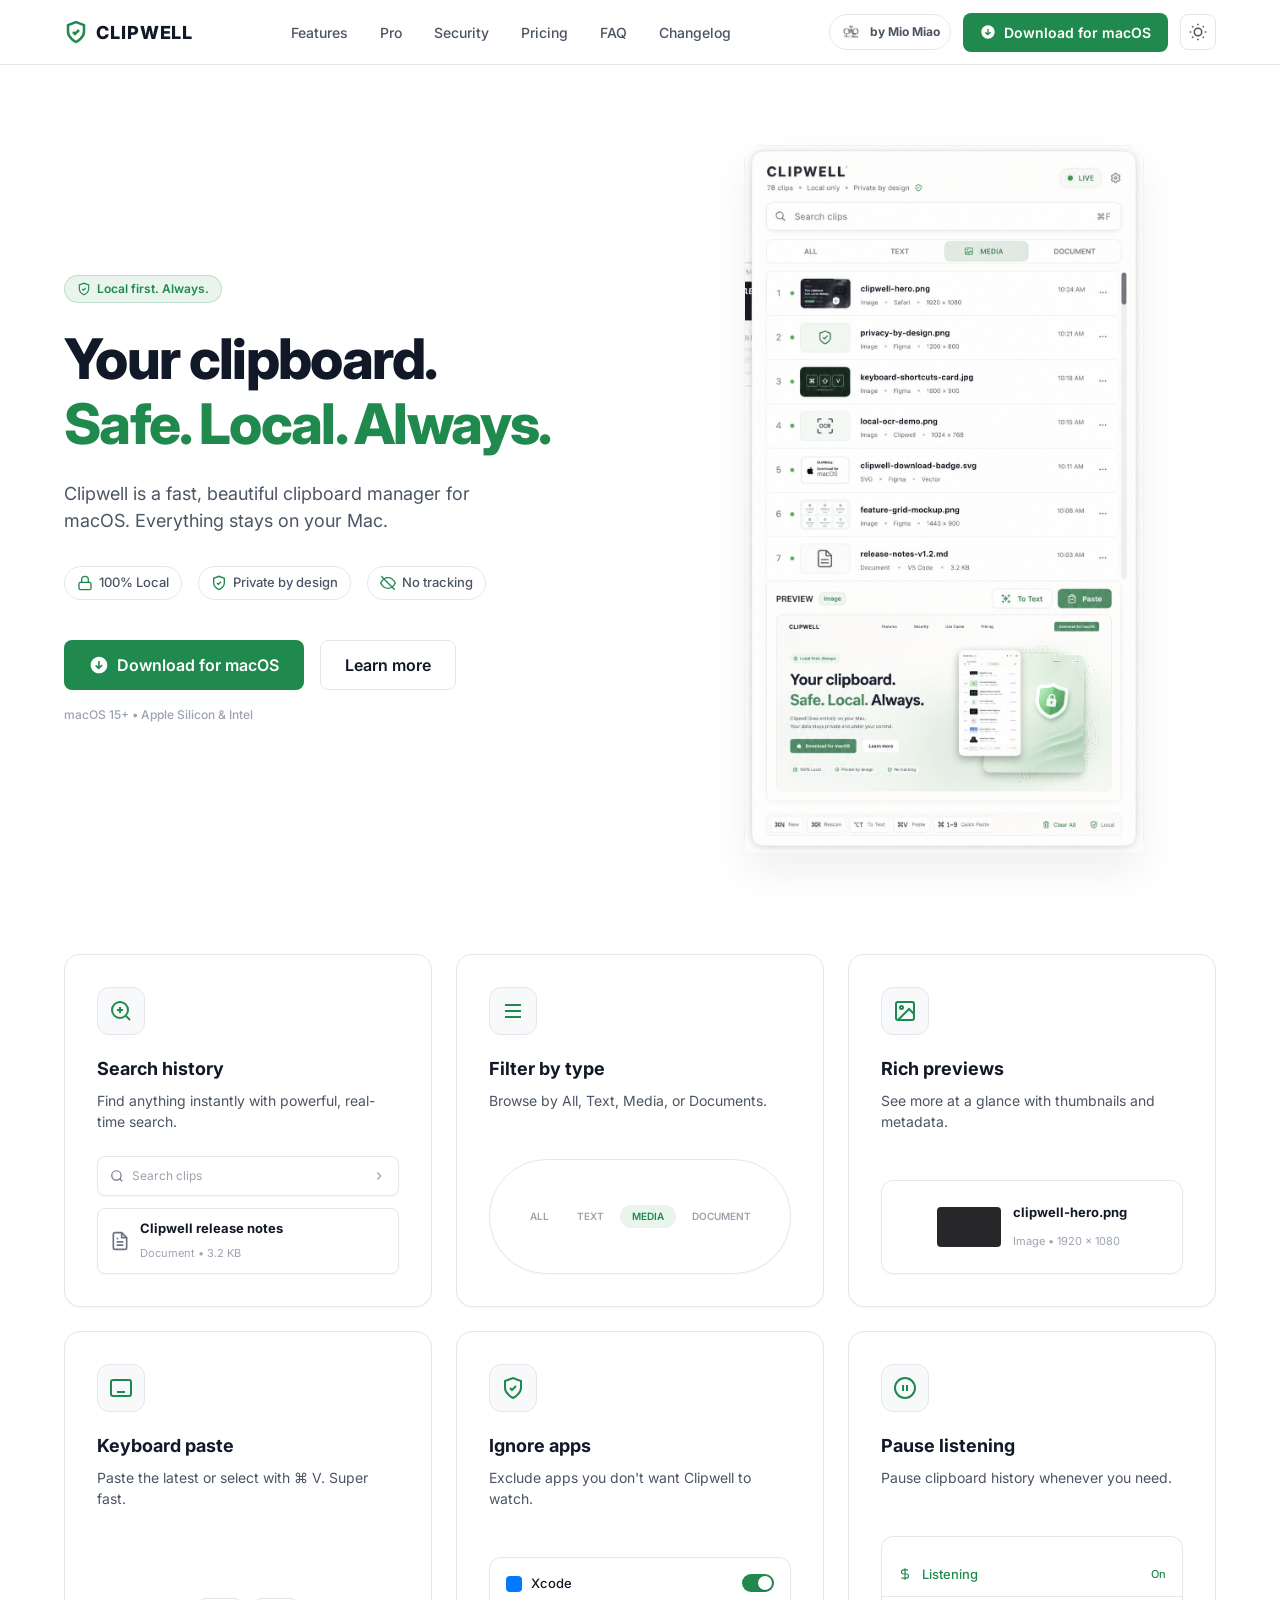
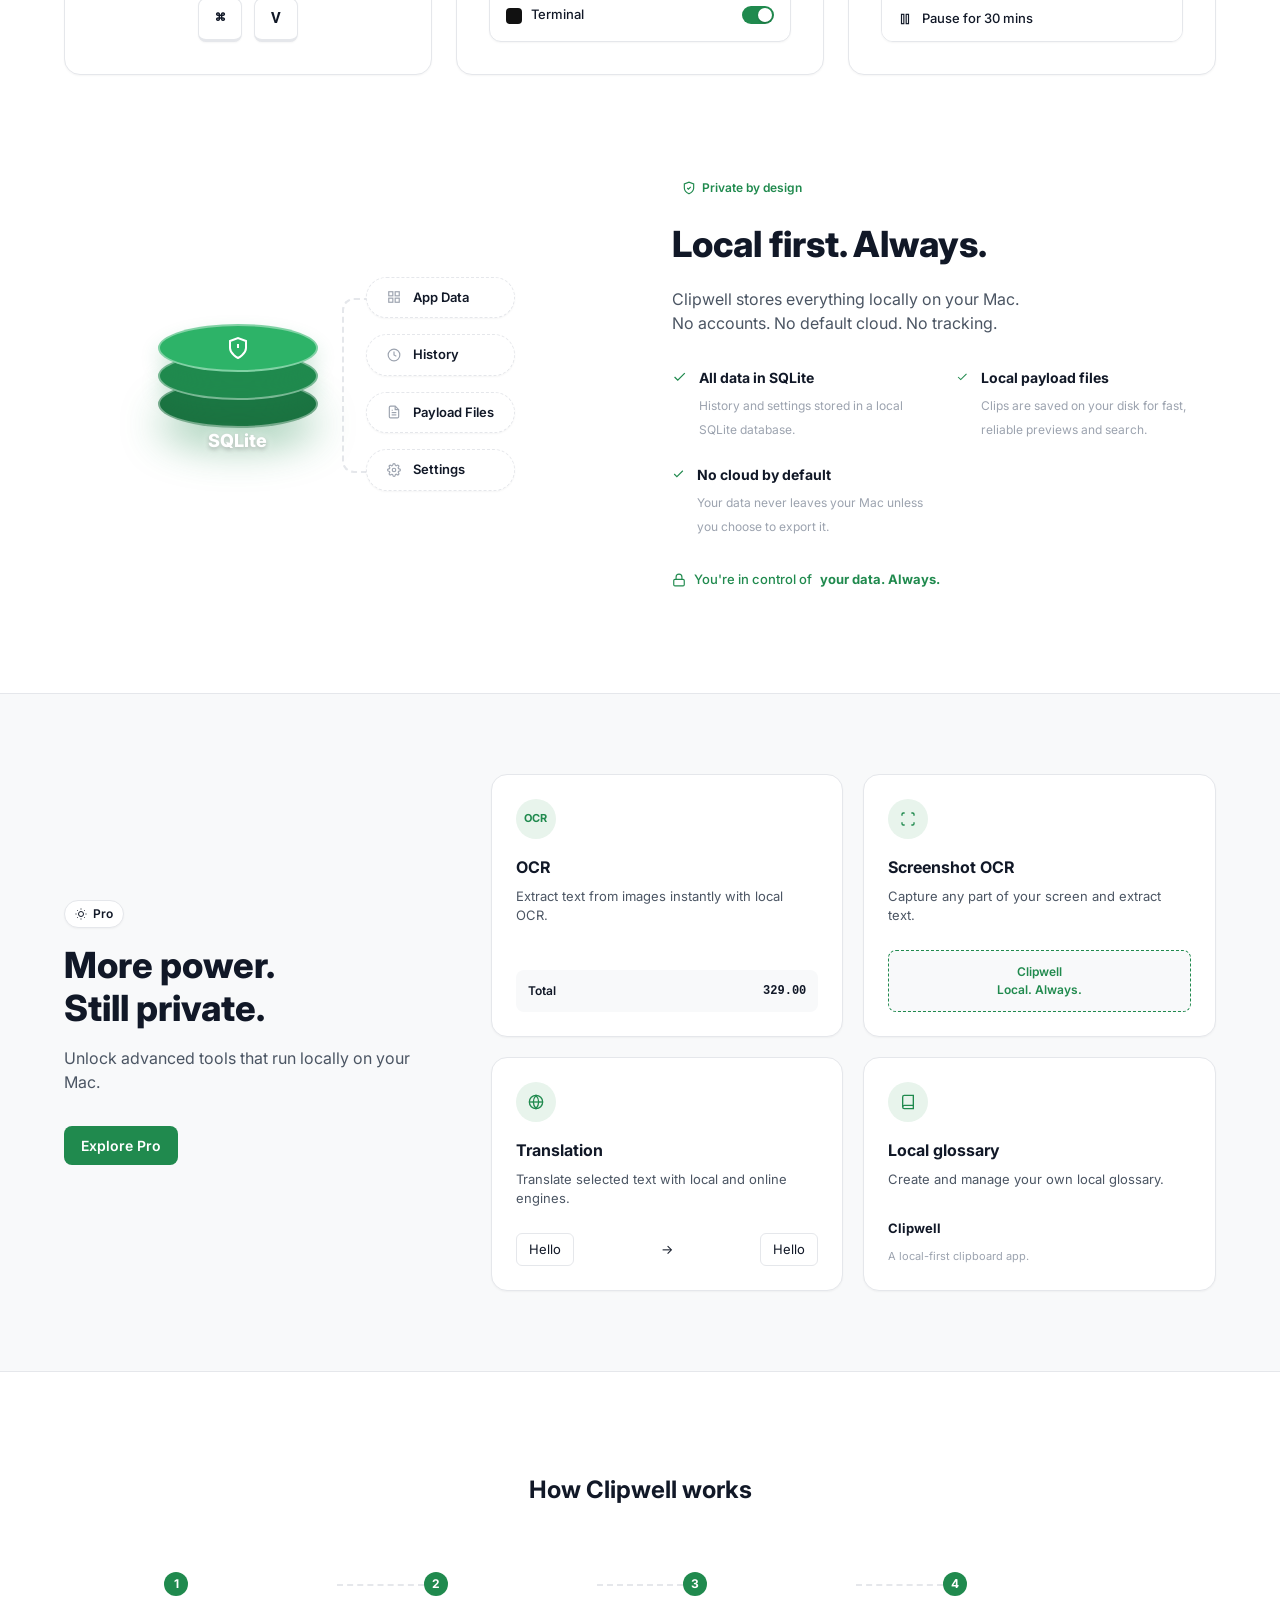
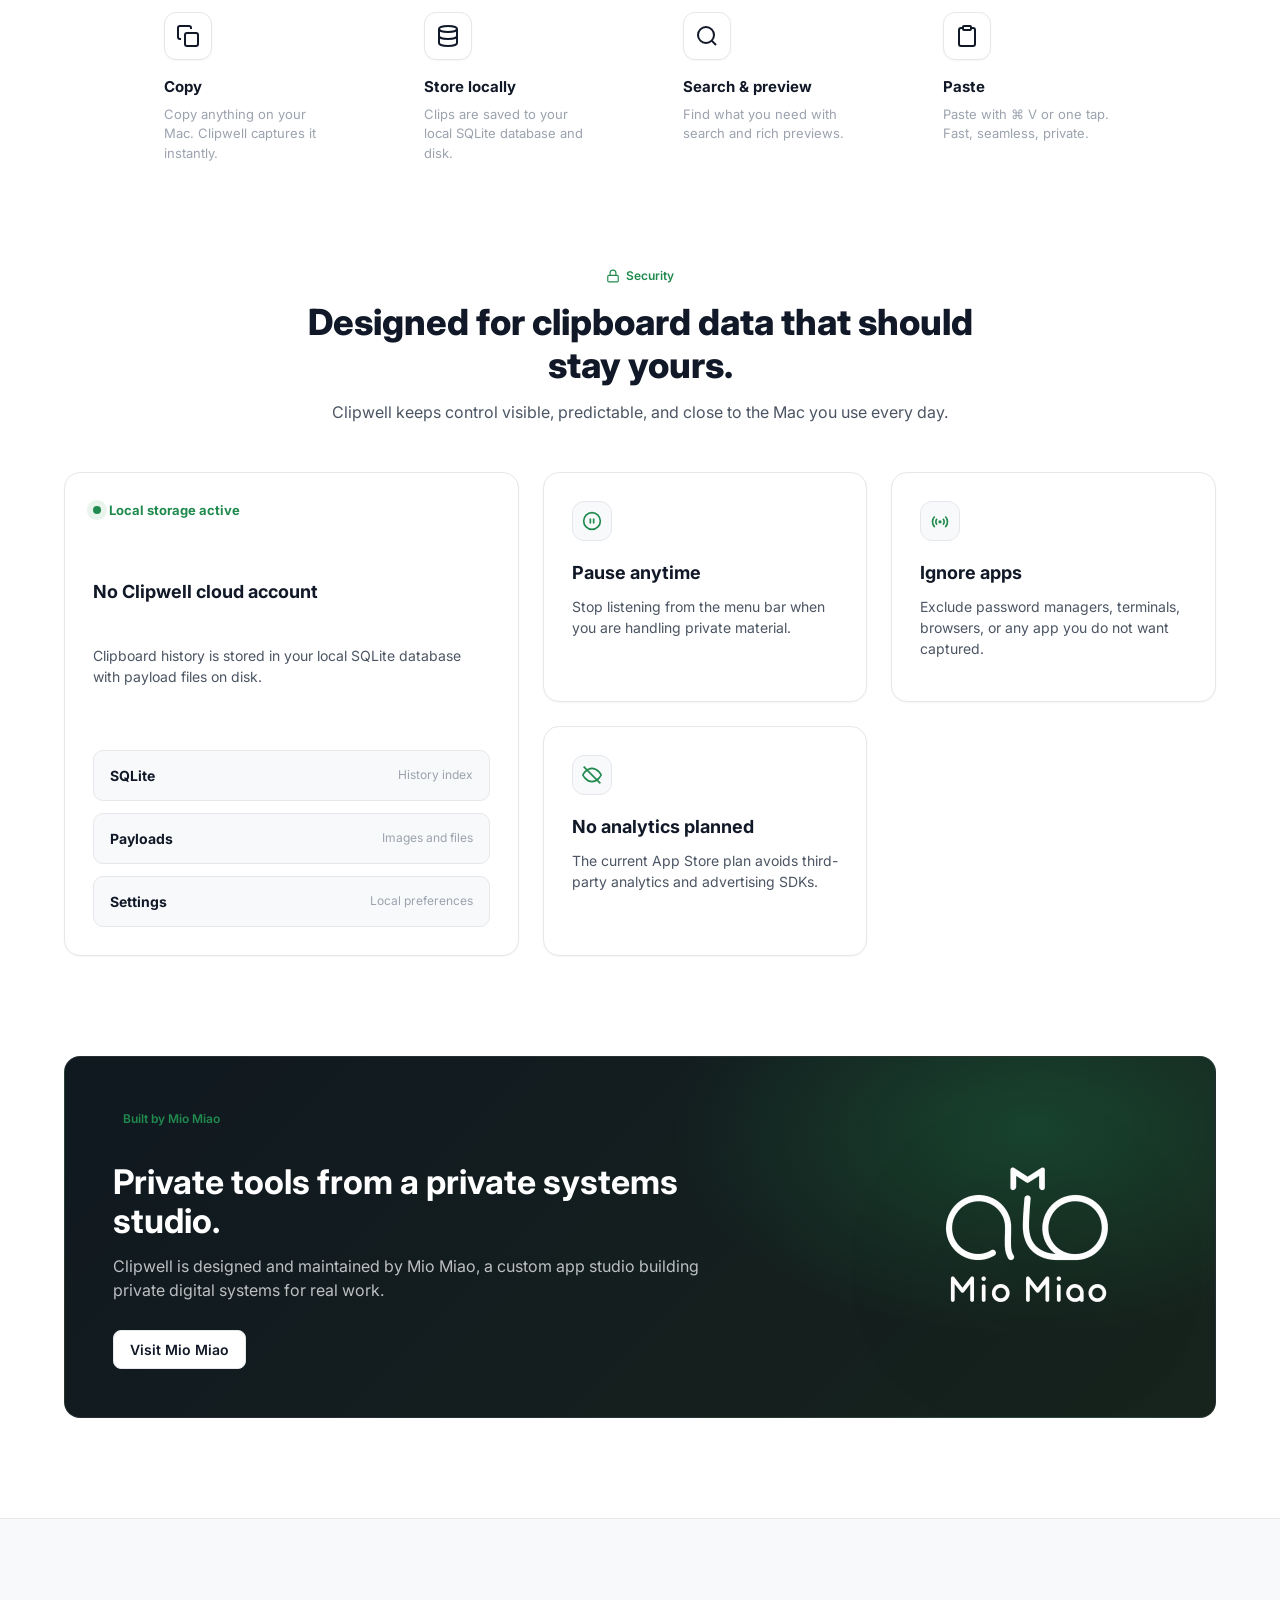
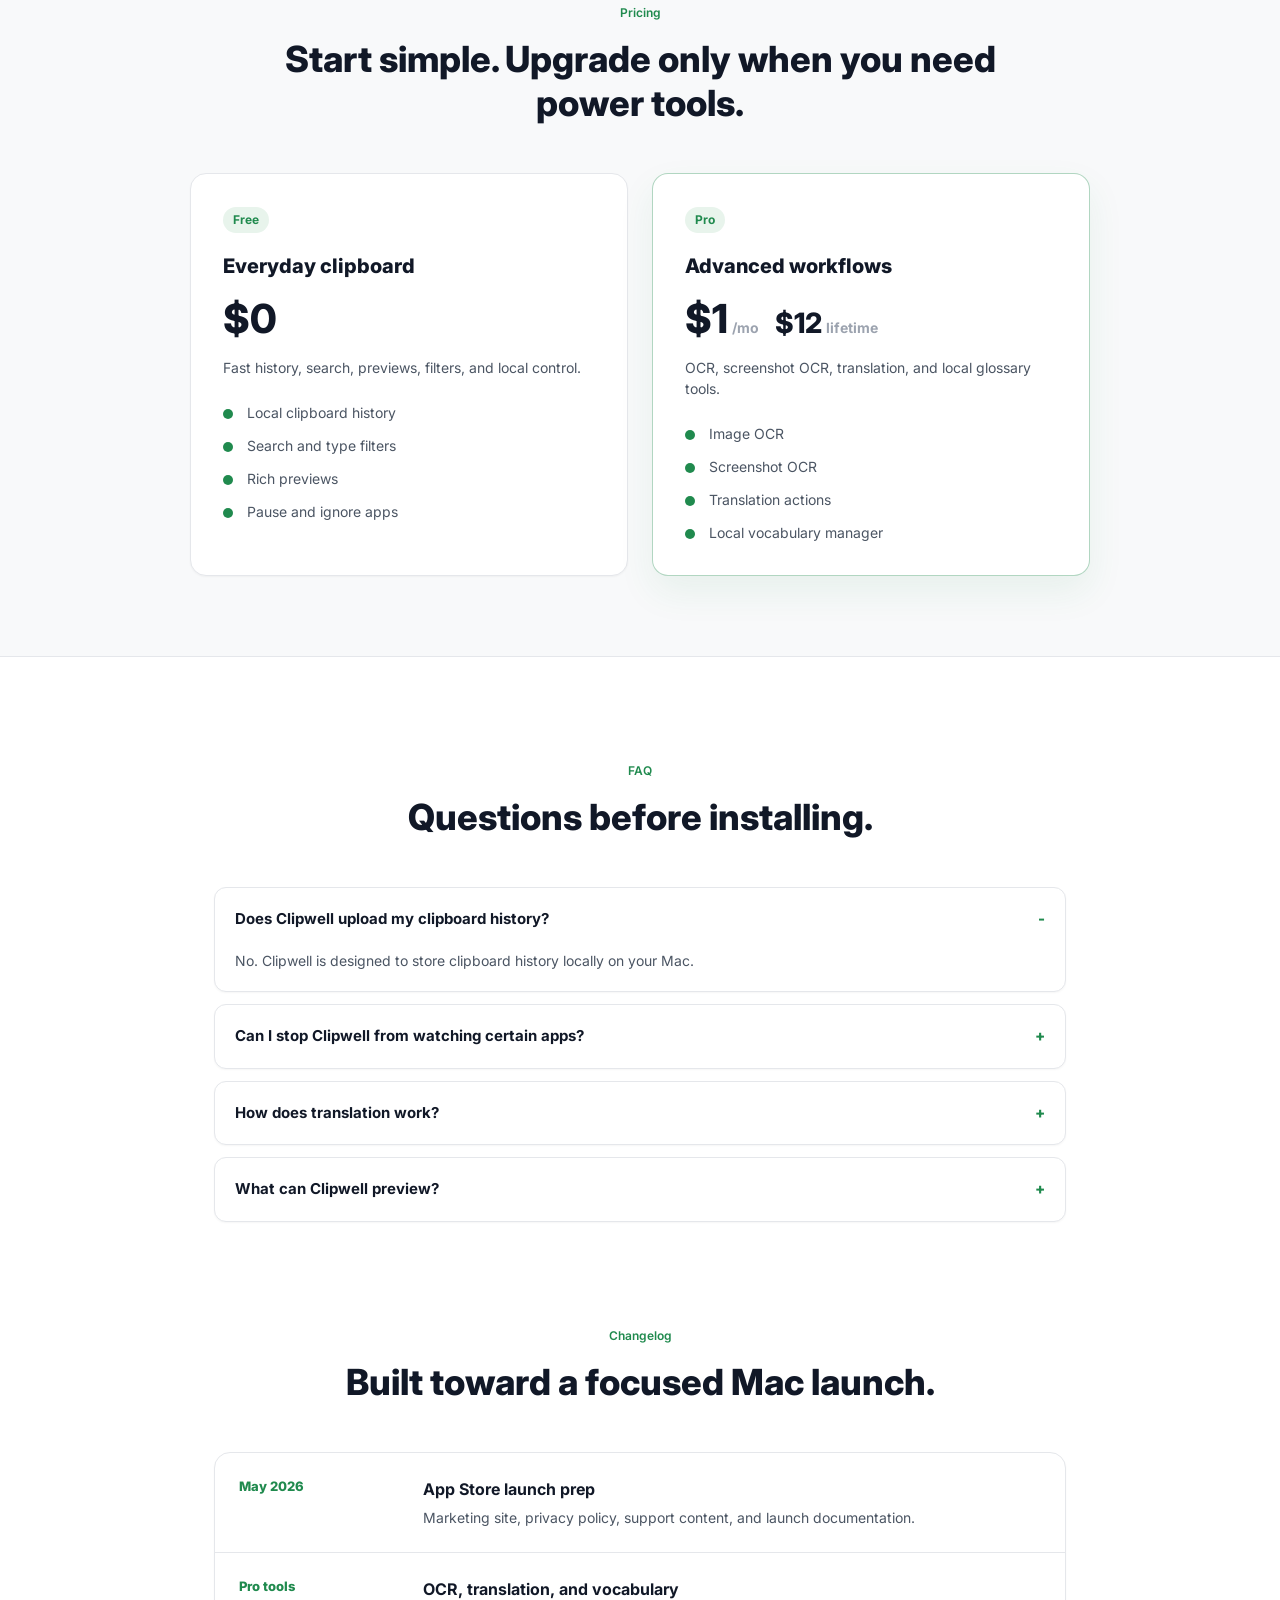
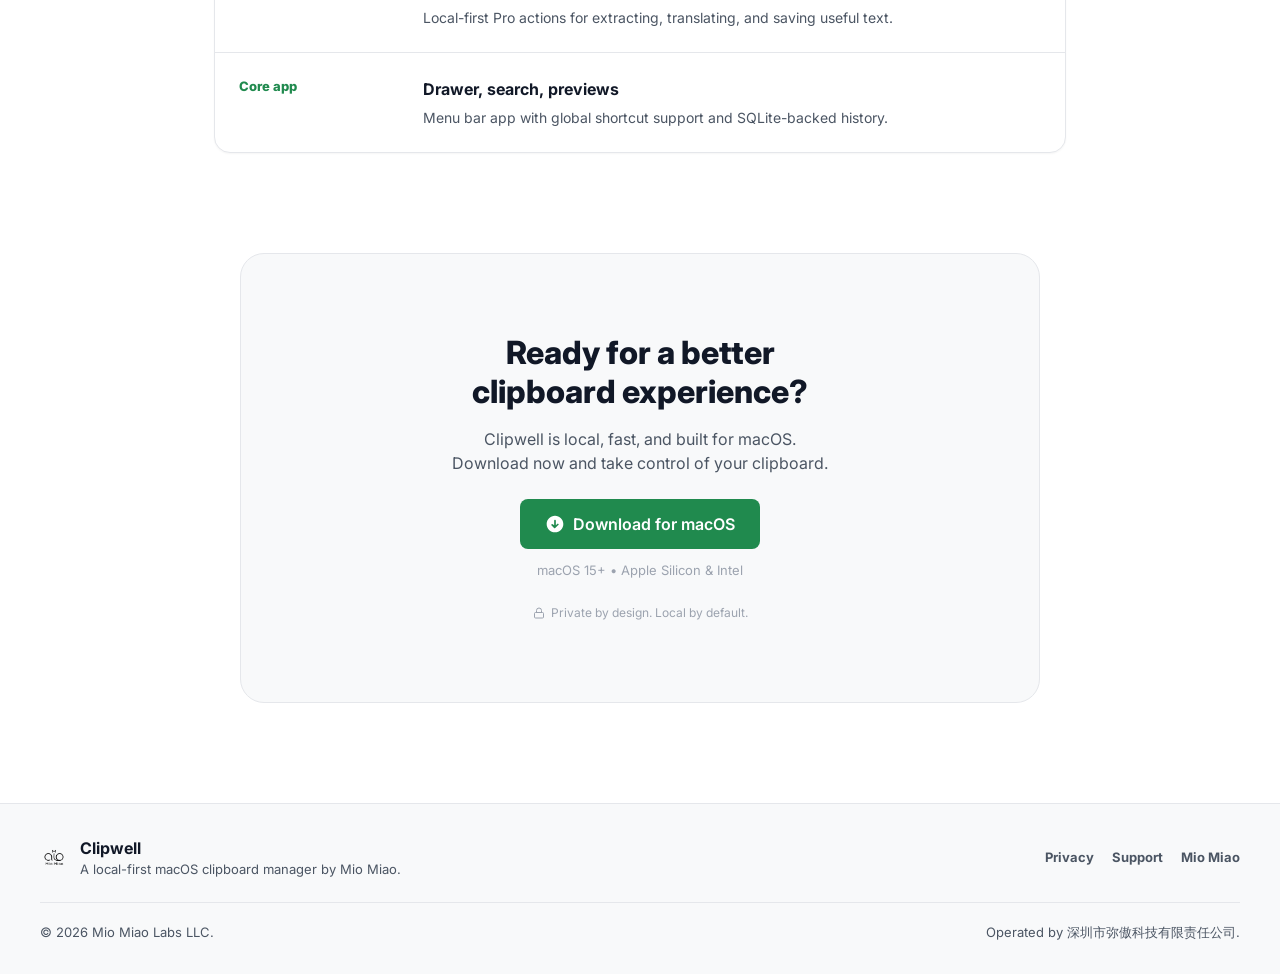
<file: marketing/clipwell/index.html>
<!doctype html>
<html lang="en">
<head>
  <meta charset="utf-8">
  <meta name="viewport" content="width=device-width, initial-scale=1">
  <title>Clipwell - Safe. Local. Always.</title>
  <meta name="description" content="Clipwell is a fast, beautiful clipboard manager for macOS. Everything stays on your Mac.">
  <link rel="icon" href="assets/icon.svg" type="image/svg+xml">
  <link rel="preconnect" href="https://fonts.googleapis.com">
  <link rel="preconnect" href="https://fonts.gstatic.com" crossorigin>
  <link href="https://fonts.googleapis.com/css2?family=Inter:wght@400;500;600;700;800&display=swap" rel="stylesheet">
  <link rel="stylesheet" href="styles.css">
</head>
<body>
  <!-- Navigation -->
  <header class="site-header">
    <div class="nav-container">
      <a class="brand" href="index.html" aria-label="Clipwell home">
        <svg class="brand-icon" width="24" height="24" viewBox="0 0 24 24" fill="none" stroke="currentColor" stroke-width="2.5">
          <path d="M12 22s8-4 8-10V5l-8-3-8 3v7c0 6 8 10 8 10z"/>
          <path d="M9 12l2 2 4-4"/>
        </svg>
        <span>CLIPWELL</span>
      </a>
      
      <nav class="nav-links" aria-label="Primary navigation">
        <a href="#features">Features</a>
        <a href="#pro">Pro</a>
        <a href="#security">Security</a>
        <a href="#pricing">Pricing</a>
        <a href="#faq">FAQ</a>
        <a href="#changelog">Changelog</a>
      </nav>
      
      <div class="nav-actions">
        <a class="maker-link" href="https://www.mioerlab.com/" target="_blank" rel="noopener noreferrer" aria-label="Mio Miao company website">
          <img src="assets/mio-logo-mark-black.webp" alt="" width="22" height="22">
          <span>by Mio Miao</span>
        </a>
        <a class="btn btn-primary" href="downloads/Clipwell-latest.dmg" download>
          <svg width="16" height="16" viewBox="0 0 24 24" fill="currentColor"><path d="M12 2C6.477 2 2 6.477 2 12s4.477 10 10 10 10-4.477 10-10S17.523 2 12 2zm3.293 11.707l-3 3a.999.999 0 01-1.414 0l-3-3a.999.999 0 111.414-1.414L11 13.586V8a1 1 0 012 0v5.586l1.707-1.707a.999.999 0 111.414 1.414z"/></svg>
          Download for macOS
        </a>
        <button class="btn btn-icon theme-toggle" aria-label="Toggle theme">
          <svg width="18" height="18" viewBox="0 0 24 24" fill="none" stroke="currentColor" stroke-width="2"><circle cx="12" cy="12" r="5"/><path d="M12 1v2M12 21v2M4.22 4.22l1.42 1.42M18.36 18.36l1.42 1.42M1 12h2M21 12h2M4.22 19.78l1.42-1.42M18.36 5.64l1.42-1.42"/></svg>
        </button>
      </div>
    </div>
  </header>

  <main>
    <!-- Hero Section -->
    <section class="hero">
      <div class="hero-left">
        <div class="hero-badge">
          <svg width="14" height="14" viewBox="0 0 24 24" fill="none" stroke="currentColor" stroke-width="2"><path d="M12 22s8-4 8-10V5l-8-3-8 3v7c0 6 8 10 8 10z"/><path d="M9 12l2 2 4-4"/></svg>
          <span>Local first. Always.</span>
        </div>
        
        <h1 class="hero-title">
          Your clipboard.<br>
          <span class="text-green">Safe. Local. Always.</span>
        </h1>
        
        <p class="hero-subtitle">
          Clipwell is a fast, beautiful clipboard manager for macOS. Everything stays on your Mac.
        </p>
        
        <div class="hero-feature-tags">
          <div class="feature-tag">
            <svg width="16" height="16" viewBox="0 0 24 24" fill="none" stroke="currentColor" stroke-width="2"><rect x="3" y="11" width="18" height="11" rx="2" ry="2"/><path d="M7 11V7a5 5 0 0110 0v4"/></svg>
            <span>100% Local</span>
          </div>
          <div class="feature-tag">
            <svg width="16" height="16" viewBox="0 0 24 24" fill="none" stroke="currentColor" stroke-width="2"><path d="M12 22s8-4 8-10V5l-8-3-8 3v7c0 6 8 10 8 10z"/><path d="M9 12l2 2 4-4"/></svg>
            <span>Private by design</span>
          </div>
          <div class="feature-tag">
            <svg width="16" height="16" viewBox="0 0 24 24" fill="none" stroke="currentColor" stroke-width="2"><path d="M1 12s4-8 11-8 11 8 11 8-4 8-11 8-11-8-11-8z"/><line x1="2" y1="2" x2="22" y2="22"/></svg>
            <span>No tracking</span>
          </div>
        </div>
        
        <div class="hero-cta-group">
          <a class="btn btn-primary btn-lg" href="downloads/Clipwell-latest.dmg" download>
            <svg width="20" height="20" viewBox="0 0 24 24" fill="currentColor"><path d="M12 2C6.477 2 2 6.477 2 12s4.477 10 10 10 10-4.477 10-10S17.523 2 12 2zm3.293 11.707l-3 3a.999.999 0 01-1.414 0l-3-3a.999.999 0 111.414-1.414L11 13.586V8a1 1 0 012 0v5.586l1.707-1.707a.999.999 0 111.414 1.414z"/></svg>
            Download for macOS
          </a>
          <a class="btn btn-secondary btn-lg" href="#workflow">
            Learn more
          </a>
        </div>
        <p class="sys-req">macOS 15+ • Apple Silicon & Intel</p>
      </div>
      
      <div class="hero-right">
        <!-- Mask wrapper to truncate the image gracefully -->
        <div class="hero-image-wrapper">
          <img src="assets/app-mockup.png" alt="Clipwell App Mockup" class="hero-image">
        </div>
      </div>
    </section>

    <!-- Bento Grid Features -->
    <section id="features" class="bento-section">
      <div class="bento-grid">
        <!-- Card 1 -->
        <div class="bento-card">
          <div class="card-icon">
            <svg width="24" height="24" viewBox="0 0 24 24" fill="none" stroke="currentColor" stroke-width="2"><circle cx="11" cy="11" r="8"/><path d="M21 21l-4.35-4.35"/><path d="M8 11h6M11 8v6"/></svg>
          </div>
          <div class="card-text">
            <h3>Search history</h3>
            <p>Find anything instantly with powerful, real-time search.</p>
          </div>
          <div class="card-graphic ui-element">
            <div class="ui-search">
              <svg width="14" height="14" viewBox="0 0 24 24" fill="none" stroke="#6b7280" stroke-width="2"><circle cx="11" cy="11" r="8"/><path d="M21 21l-4.35-4.35"/></svg>
              <span>Search clips</span>
              <svg class="arrow" width="14" height="14" viewBox="0 0 24 24" fill="none" stroke="#9ca3af" stroke-width="2"><path d="M9 18l6-6-6-6"/></svg>
            </div>
            <div class="ui-doc-item">
              <svg width="20" height="20" viewBox="0 0 24 24" fill="none" stroke="#6b7280" stroke-width="2"><path d="M14 2H6a2 2 0 0 0-2 2v16a2 2 0 0 0 2 2h12a2 2 0 0 0 2-2V8z"/><polyline points="14 2 14 8 20 8"/><line x1="16" y1="13" x2="8" y2="13"/><line x1="16" y1="17" x2="8" y2="17"/><polyline points="10 9 9 9 8 9"/></svg>
              <div>
                <strong>Clipwell release notes</strong>
                <span>Document • 3.2 KB</span>
              </div>
            </div>
          </div>
        </div>
        
        <!-- Card 2 -->
        <div class="bento-card">
          <div class="card-icon">
            <svg width="24" height="24" viewBox="0 0 24 24" fill="none" stroke="currentColor" stroke-width="2"><line x1="4" y1="6" x2="20" y2="6"/><line x1="4" y1="12" x2="20" y2="12"/><line x1="4" y1="18" x2="20" y2="18"/></svg>
          </div>
          <div class="card-text">
            <h3>Filter by type</h3>
            <p>Browse by All, Text, Media, or Documents.</p>
          </div>
          <div class="card-graphic filter-tabs">
            <span>ALL</span>
            <span>TEXT</span>
            <span class="active">MEDIA</span>
            <span>DOCUMENT</span>
          </div>
        </div>
        
        <!-- Card 3 -->
        <div class="bento-card">
          <div class="card-icon">
            <svg width="24" height="24" viewBox="0 0 24 24" fill="none" stroke="currentColor" stroke-width="2"><rect x="3" y="3" width="18" height="18" rx="2" ry="2"/><circle cx="8.5" cy="8.5" r="1.5"/><polyline points="21 15 16 10 5 21"/></svg>
          </div>
          <div class="card-text">
            <h3>Rich previews</h3>
            <p>See more at a glance with thumbnails and metadata.</p>
          </div>
          <div class="card-graphic preview-item">
            <div class="mock-thumb"></div>
            <div>
              <strong>clipwell-hero.png</strong>
              <span>Image • 1920 x 1080</span>
            </div>
          </div>
        </div>
        
        <!-- Card 4 -->
        <div class="bento-card">
          <div class="card-icon">
            <svg width="24" height="24" viewBox="0 0 24 24" fill="none" stroke="currentColor" stroke-width="2"><rect x="2" y="4" width="20" height="16" rx="2" ry="2"/><path d="M6 8h.01"/><path d="M10 8h.01"/><path d="M14 8h.01"/><path d="M18 8h.01"/><path d="M6 12h.01"/><path d="M10 12h.01"/><path d="M14 12h.01"/><path d="M18 12h.01"/><path d="M8 16h8"/></svg>
          </div>
          <div class="card-text">
            <h3>Keyboard paste</h3>
            <p>Paste the latest or select with ⌘ V. Super fast.</p>
          </div>
          <div class="card-graphic kbd-graphic">
            <kbd>⌘</kbd>
            <kbd>V</kbd>
          </div>
        </div>
        
        <!-- Card 5 -->
        <div class="bento-card">
          <div class="card-icon">
            <svg width="24" height="24" viewBox="0 0 24 24" fill="none" stroke="currentColor" stroke-width="2"><path d="M12 22s8-4 8-10V5l-8-3-8 3v7c0 6 8 10 8 10z"/><path d="M9 12l2 2 4-4"/></svg>
          </div>
          <div class="card-text">
            <h3>Ignore apps</h3>
            <p>Exclude apps you don't want Clipwell to watch.</p>
          </div>
          <div class="card-graphic ignore-apps">
            <div class="app-row">
              <div class="app-name"><span class="app-icon blue"></span> Xcode</div>
              <div class="toggle on"></div>
            </div>
            <div class="app-row">
              <div class="app-name"><span class="app-icon black"></span> Terminal</div>
              <div class="toggle on"></div>
            </div>
          </div>
        </div>
        
        <!-- Card 6 -->
        <div class="bento-card">
          <div class="card-icon">
            <svg width="24" height="24" viewBox="0 0 24 24" fill="none" stroke="currentColor" stroke-width="2"><circle cx="12" cy="12" r="10"/><line x1="10" y1="15" x2="10" y2="9"/><line x1="14" y1="15" x2="14" y2="9"/></svg>
          </div>
          <div class="card-text">
            <h3>Pause listening</h3>
            <p>Pause clipboard history whenever you need.</p>
          </div>
          <div class="card-graphic pause-menu">
            <div class="menu-item green">
              <svg width="14" height="14" viewBox="0 0 24 24" fill="none" stroke="currentColor" stroke-width="2"><path d="M12 2v20M17 5H9.5a3.5 3.5 0 000 7h5a3.5 3.5 0 010 7H6"/></svg>
              Listening <span class="badge-on">On</span>
            </div>
            <div class="menu-item">
              <svg width="14" height="14" viewBox="0 0 24 24" fill="none" stroke="currentColor" stroke-width="2"><rect x="6" y="4" width="4" height="16"/><rect x="14" y="4" width="4" height="16"/></svg>
              Pause for 30 mins
            </div>
          </div>
        </div>
      </div>
    </section>

    <!-- Local First Section -->
    <section class="local-first-section">
      <div class="local-container">
        <!-- Graphic Left -->
        <div class="local-graphic">
          <div class="diagram">
            <div class="sqlite-cylinder">
              <div class="layer top">
                <svg width="24" height="24" viewBox="0 0 24 24" fill="none" stroke="#fff" stroke-width="2"><path d="M12 22s8-4 8-10V5l-8-3-8 3v7c0 6 8 10 8 10z"/><path d="M12 8v4"/><path d="M12 16h.01"/></svg>
              </div>
              <div class="layer middle"></div>
              <div class="layer bottom"></div>
              <span class="label">SQLite</span>
            </div>
            
            <div class="connectors">
              <div class="node"><svg width="14" height="14" viewBox="0 0 24 24" fill="none" stroke="currentColor" stroke-width="2"><rect x="3" y="3" width="7" height="7"/><rect x="14" y="3" width="7" height="7"/><rect x="14" y="14" width="7" height="7"/><rect x="3" y="14" width="7" height="7"/></svg> App Data</div>
              <div class="node"><svg width="14" height="14" viewBox="0 0 24 24" fill="none" stroke="currentColor" stroke-width="2"><circle cx="12" cy="12" r="10"/><polyline points="12 6 12 12 16 14"/></svg> History</div>
              <div class="node"><svg width="14" height="14" viewBox="0 0 24 24" fill="none" stroke="currentColor" stroke-width="2"><path d="M14 2H6a2 2 0 0 0-2 2v16a2 2 0 0 0 2 2h12a2 2 0 0 0 2-2V8z"/><polyline points="14 2 14 8 20 8"/><line x1="16" y1="13" x2="8" y2="13"/><line x1="16" y1="17" x2="8" y2="17"/><polyline points="10 9 9 9 8 9"/></svg> Payload Files</div>
              <div class="node"><svg width="14" height="14" viewBox="0 0 24 24" fill="none" stroke="currentColor" stroke-width="2"><circle cx="12" cy="12" r="3"/><path d="M19.4 15a1.65 1.65 0 00.33 1.82l.06.06a2 2 0 010 2.83 2 2 0 01-2.83 0l-.06-.06a1.65 1.65 0 00-1.82-.33 1.65 1.65 0 00-1 1.51V21a2 2 0 01-2 2 2 2 0 01-2-2v-.09A1.65 1.65 0 009 19.4a1.65 1.65 0 00-1.82.33l-.06.06a2 2 0 01-2.83 0 2 2 0 010-2.83l.06-.06a1.65 1.65 0 00.33-1.82 1.65 1.65 0 00-1.51-1H3a2 2 0 01-2-2 2 2 0 012-2h.09A1.65 1.65 0 004.6 9a1.65 1.65 0 00-.33-1.82l-.06-.06a2 2 0 010-2.83 2 2 0 012.83 0l.06.06a1.65 1.65 0 001.82.33H9a1.65 1.65 0 001-1.51V3a2 2 0 012-2 2 2 0 012 2v.09a1.65 1.65 0 001 1.51 1.65 1.65 0 001.82-.33l.06-.06a2 2 0 012.83 0 2 2 0 010 2.83l-.06.06a1.65 1.65 0 00-.33 1.82V9a1.65 1.65 0 001.51 1H21a2 2 0 012 2 2 2 0 01-2 2h-.09a1.65 1.65 0 00-1.51 1z"/></svg> Settings</div>
            </div>
          </div>
        </div>
        
        <!-- Text Right -->
        <div class="local-text">
          <div class="badge-tag">
            <svg width="14" height="14" viewBox="0 0 24 24" fill="none" stroke="currentColor" stroke-width="2"><path d="M12 22s8-4 8-10V5l-8-3-8 3v7c0 6 8 10 8 10z"/><path d="M9 12l2 2 4-4"/></svg>
            Private by design
          </div>
          <h2>Local first. Always.</h2>
          <p class="desc">Clipwell stores everything locally on your Mac.<br>No accounts. No default cloud. No tracking.</p>
          
          <div class="check-grid">
            <div class="check-item">
              <svg width="20" height="20" viewBox="0 0 24 24" fill="none" stroke="var(--brand-green)" stroke-width="2"><polyline points="20 6 9 17 4 12"/></svg>
              <div class="info">
                <strong>All data in SQLite</strong>
                <span>History and settings stored in a local SQLite database.</span>
              </div>
            </div>
            
            <div class="check-item">
              <svg width="20" height="20" viewBox="0 0 24 24" fill="none" stroke="var(--brand-green)" stroke-width="2"><polyline points="20 6 9 17 4 12"/></svg>
              <div class="info">
                <strong>Local payload files</strong>
                <span>Clips are saved on your disk for fast, reliable previews and search.</span>
              </div>
            </div>
            
            <div class="check-item">
              <svg width="20" height="20" viewBox="0 0 24 24" fill="none" stroke="var(--brand-green)" stroke-width="2"><polyline points="20 6 9 17 4 12"/></svg>
              <div class="info">
                <strong>No cloud by default</strong>
                <span>Your data never leaves your Mac unless you choose to export it.</span>
              </div>
            </div>
          </div>
          
          <div class="bottom-lock-tag">
            <svg width="14" height="14" viewBox="0 0 24 24" fill="none" stroke="currentColor" stroke-width="2"><rect x="3" y="11" width="18" height="11" rx="2" ry="2"/><path d="M7 11V7a5 5 0 0110 0v4"/></svg>
            You're in control of <strong>your data. Always.</strong>
          </div>
        </div>
      </div>
    </section>

    <!-- Pro Section -->
    <section id="pro" class="pro-section">
      <div class="pro-container">
        <div class="pro-left">
          <div class="pro-badge"><svg width="12" height="12" viewBox="0 0 24 24" fill="none" stroke="currentColor" stroke-width="2"><circle cx="12" cy="12" r="5"/><line x1="12" y1="1" x2="12" y2="3"/><line x1="12" y1="21" x2="12" y2="23"/><line x1="4.22" y1="4.22" x2="5.64" y2="5.64"/><line x1="18.36" y1="18.36" x2="19.78" y2="19.78"/><line x1="1" y1="12" x2="3" y2="12"/><line x1="21" y1="12" x2="23" y2="12"/><line x1="4.22" y1="19.78" x2="5.64" y2="18.36"/><line x1="18.36" y1="5.64" x2="19.78" y2="4.22"/></svg> Pro</div>
          <h2>More power.<br>Still private.</h2>
          <p>Unlock advanced tools that run locally on your Mac.</p>
          <a class="btn btn-primary" href="#pro">Explore Pro</a>
        </div>
        
        <div class="pro-right-grid">
          <div class="pro-card">
            <div class="icon-circle">OCR</div>
            <h3>OCR</h3>
            <p>Extract text from images instantly with local OCR.</p>
            <div class="demo-box">Total <span class="val">329.00</span></div>
          </div>
          
          <div class="pro-card">
            <div class="icon-circle"><svg width="16" height="16" viewBox="0 0 24 24" fill="none" stroke="currentColor" stroke-width="2"><path d="M3 7V5a2 2 0 012-2h2"/><path d="M17 3h2a2 2 0 012 2v2"/><path d="M21 17v2a2 2 0 01-2 2h-2"/><path d="M7 21H5a2 2 0 01-2-2v-2"/></svg></div>
            <h3>Screenshot OCR</h3>
            <p>Capture any part of your screen and extract text.</p>
            <div class="demo-box dashed">Clipwell<br>Local. Always.</div>
          </div>
          
          <div class="pro-card">
            <div class="icon-circle"><svg width="16" height="16" viewBox="0 0 24 24" fill="none" stroke="currentColor" stroke-width="2"><circle cx="12" cy="12" r="10"/><line x1="2" y1="12" x2="22" y2="12"/><path d="M12 2a15.3 15.3 0 0 1 4 10 15.3 15.3 0 0 1-4 10 15.3 15.3 0 0 1-4-10 15.3 15.3 0 0 1 4-10z"/></svg></div>
            <h3>Translation</h3>
            <p>Translate selected text with local and online engines.</p>
            <div class="demo-row"><span class="box">Hello</span> → <span class="box">Hello</span></div>
          </div>
          
          <div class="pro-card">
            <div class="icon-circle"><svg width="16" height="16" viewBox="0 0 24 24" fill="none" stroke="currentColor" stroke-width="2"><path d="M4 19.5A2.5 2.5 0 016.5 17H20"/><path d="M6.5 2H20v20H6.5A2.5 2.5 0 014 19.5v-15A2.5 2.5 0 016.5 2z"/></svg></div>
            <h3>Local glossary</h3>
            <p>Create and manage your own local glossary.</p>
            <div class="demo-dict">
              <strong>Clipwell</strong>
              <span>A local-first clipboard app.</span>
            </div>
          </div>
        </div>
      </div>
    </section>

    <!-- Workflow Timeline -->
    <section id="workflow" class="workflow-section">
      <h2 class="text-center">How Clipwell works</h2>
      <div class="timeline">
        <div class="step">
          <div class="step-num">1</div>
          <div class="icon-sq"><svg width="24" height="24" viewBox="0 0 24 24" fill="none" stroke="currentColor" stroke-width="2"><rect x="9" y="9" width="13" height="13" rx="2" ry="2"/><path d="M5 15H4a2 2 0 01-2-2V4a2 2 0 012-2h9a2 2 0 012 2v1"/></svg></div>
          <div class="info">
            <strong>Copy</strong>
            <span>Copy anything on your Mac. Clipwell captures it instantly.</span>
          </div>
        </div>
        <div class="line"></div>
        <div class="step">
          <div class="step-num">2</div>
          <div class="icon-sq"><svg width="24" height="24" viewBox="0 0 24 24" fill="none" stroke="currentColor" stroke-width="2"><ellipse cx="12" cy="5" rx="9" ry="3"/><path d="M21 12c0 1.66-4 3-9 3s-9-1.34-9-3"/><path d="M3 5v14c0 1.66 4 3 9 3s9-1.34 9-3V5"/></svg></div>
          <div class="info">
            <strong>Store locally</strong>
            <span>Clips are saved to your local SQLite database and disk.</span>
          </div>
        </div>
        <div class="line"></div>
        <div class="step">
          <div class="step-num">3</div>
          <div class="icon-sq"><svg width="24" height="24" viewBox="0 0 24 24" fill="none" stroke="currentColor" stroke-width="2"><circle cx="11" cy="11" r="8"/><line x1="21" y1="21" x2="16.65" y2="16.65"/></svg></div>
          <div class="info">
            <strong>Search & preview</strong>
            <span>Find what you need with search and rich previews.</span>
          </div>
        </div>
        <div class="line"></div>
        <div class="step">
          <div class="step-num">4</div>
          <div class="icon-sq"><svg width="24" height="24" viewBox="0 0 24 24" fill="none" stroke="currentColor" stroke-width="2"><path d="M16 4h2a2 2 0 012 2v14a2 2 0 01-2 2H6a2 2 0 01-2-2V6a2 2 0 012-2h2"/><rect x="8" y="2" width="8" height="4" rx="1" ry="1"/></svg></div>
          <div class="info">
            <strong>Paste</strong>
            <span>Paste with ⌘ V or one tap. Fast, seamless, private.</span>
          </div>
        </div>
      </div>
    </section>

    <!-- Security Section -->
    <section id="security" class="security-section">
      <div class="section-heading">
        <div class="badge-tag">
          <svg width="14" height="14" viewBox="0 0 24 24" fill="none" stroke="currentColor" stroke-width="2"><rect x="3" y="11" width="18" height="11" rx="2" ry="2"/><path d="M7 11V7a5 5 0 0110 0v4"/></svg>
          Security
        </div>
        <h2>Designed for clipboard data that should stay yours.</h2>
        <p>Clipwell keeps control visible, predictable, and close to the Mac you use every day.</p>
      </div>
      <div class="security-grid">
        <div class="security-card primary">
          <div class="security-topline">
            <span class="status-dot"></span>
            Local storage active
          </div>
          <h3>No Clipwell cloud account</h3>
          <p>Clipboard history is stored in your local SQLite database with payload files on disk.</p>
          <div class="storage-stack">
            <div><strong>SQLite</strong><span>History index</span></div>
            <div><strong>Payloads</strong><span>Images and files</span></div>
            <div><strong>Settings</strong><span>Local preferences</span></div>
          </div>
        </div>
        <div class="security-card">
          <div class="card-icon small">
            <svg width="20" height="20" viewBox="0 0 24 24" fill="none" stroke="currentColor" stroke-width="2"><circle cx="12" cy="12" r="10"/><line x1="10" y1="15" x2="10" y2="9"/><line x1="14" y1="15" x2="14" y2="9"/></svg>
          </div>
          <h3>Pause anytime</h3>
          <p>Stop listening from the menu bar when you are handling private material.</p>
        </div>
        <div class="security-card">
          <div class="card-icon small">
            <svg width="20" height="20" viewBox="0 0 24 24" fill="none" stroke="currentColor" stroke-width="2"><path d="M18.36 6.64a9 9 0 010 12.72"/><path d="M5.64 6.64a9 9 0 000 12.72"/><path d="M8.46 9.46a5 5 0 000 7.08"/><path d="M15.54 9.46a5 5 0 010 7.08"/><circle cx="12" cy="13" r="1"/></svg>
          </div>
          <h3>Ignore apps</h3>
          <p>Exclude password managers, terminals, browsers, or any app you do not want captured.</p>
        </div>
        <div class="security-card">
          <div class="card-icon small">
            <svg width="20" height="20" viewBox="0 0 24 24" fill="none" stroke="currentColor" stroke-width="2"><path d="M1 12s4-8 11-8 11 8 11 8-4 8-11 8-11-8-11-8z"/><line x1="2" y1="2" x2="22" y2="22"/></svg>
          </div>
          <h3>No analytics planned</h3>
          <p>The current App Store plan avoids third-party analytics and advertising SDKs.</p>
        </div>
      </div>
    </section>

    <!-- Maker Section -->
    <section class="maker-section">
      <div class="maker-card">
        <div class="maker-copy">
          <div class="badge-tag">Built by Mio Miao</div>
          <h2>Private tools from a private systems studio.</h2>
          <p>Clipwell is designed and maintained by Mio Miao, a custom app studio building private digital systems for real work.</p>
          <a class="btn btn-secondary" href="https://www.mioerlab.com/" target="_blank" rel="noopener noreferrer">Visit Mio Miao</a>
        </div>
        <div class="maker-brand" aria-label="Mio Miao">
          <img src="assets/mio-logo-en-white.webp" alt="Mio Miao" width="220" height="220">
        </div>
      </div>
    </section>

    <!-- Pricing Section -->
    <section id="pricing" class="pricing-section">
      <div class="section-heading">
        <div class="badge-tag">Pricing</div>
        <h2>Start simple. Upgrade only when you need power tools.</h2>
      </div>
      <div class="pricing-grid">
        <div class="price-card">
          <div class="plan-label">Free</div>
          <h3>Everyday clipboard</h3>
          <p class="price">$0</p>
          <p class="plan-desc">Fast history, search, previews, filters, and local control.</p>
          <ul>
            <li>Local clipboard history</li>
            <li>Search and type filters</li>
            <li>Rich previews</li>
            <li>Pause and ignore apps</li>
          </ul>
        </div>
        <div class="price-card featured">
          <div class="plan-label">Pro</div>
          <h3>Advanced workflows</h3>
          <div class="price-options">
            <p class="price">$1<span>/mo</span></p>
            <p class="price lifetime">$12<span>lifetime</span></p>
          </div>
          <p class="plan-desc">OCR, screenshot OCR, translation, and local glossary tools.</p>
          <ul>
            <li>Image OCR</li>
            <li>Screenshot OCR</li>
            <li>Translation actions</li>
            <li>Local vocabulary manager</li>
          </ul>
        </div>
      </div>
    </section>

    <!-- FAQ Section -->
    <section id="faq" class="faq-section">
      <div class="section-heading">
        <div class="badge-tag">FAQ</div>
        <h2>Questions before installing.</h2>
      </div>
      <div class="faq-list">
        <details open>
          <summary>Does Clipwell upload my clipboard history?</summary>
          <p>No. Clipwell is designed to store clipboard history locally on your Mac.</p>
        </details>
        <details>
          <summary>Can I stop Clipwell from watching certain apps?</summary>
          <p>Yes. Use ignored apps for places where clipboard history should not be captured.</p>
        </details>
        <details>
          <summary>How does translation work?</summary>
          <p>Translation can use macOS Translation by default or an OpenAI-compatible endpoint when you configure one.</p>
        </details>
        <details>
          <summary>What can Clipwell preview?</summary>
          <p>Clipwell handles text, rich text, HTML, images, media, documents, and file URLs.</p>
        </details>
      </div>
    </section>

    <!-- Changelog Section -->
    <section id="changelog" class="changelog-section">
      <div class="section-heading">
        <div class="badge-tag">Changelog</div>
        <h2>Built toward a focused Mac launch.</h2>
      </div>
      <div class="release-list">
        <div class="release-item">
          <span>May 2026</span>
          <div>
            <strong>App Store launch prep</strong>
            <p>Marketing site, privacy policy, support content, and launch documentation.</p>
          </div>
        </div>
        <div class="release-item">
          <span>Pro tools</span>
          <div>
            <strong>OCR, translation, and vocabulary</strong>
            <p>Local-first Pro actions for extracting, translating, and saving useful text.</p>
          </div>
        </div>
        <div class="release-item">
          <span>Core app</span>
          <div>
            <strong>Drawer, search, previews</strong>
            <p>Menu bar app with global shortcut support and SQLite-backed history.</p>
          </div>
        </div>
      </div>
    </section>

    <!-- Bottom CTA -->
    <section id="download" class="bottom-cta">
      <h2>Ready for a better<br>clipboard experience?</h2>
      <p>Clipwell is local, fast, and built for macOS.<br>Download now and take control of your clipboard.</p>
      <a class="btn btn-primary btn-lg mt" href="downloads/Clipwell-latest.dmg" download>
        <svg width="20" height="20" viewBox="0 0 24 24" fill="currentColor"><path d="M12 2C6.477 2 2 6.477 2 12s4.477 10 10 10 10-4.477 10-10S17.523 2 12 2zm3.293 11.707l-3 3a.999.999 0 01-1.414 0l-3-3a.999.999 0 111.414-1.414L11 13.586V8a1 1 0 012 0v5.586l1.707-1.707a.999.999 0 111.414 1.414z"/></svg>
        Download for macOS
      </a>
      <p class="req">macOS 15+ • Apple Silicon & Intel</p>
      <div class="sec-text"><svg width="12" height="12" viewBox="0 0 24 24" fill="none" stroke="currentColor" stroke-width="2"><rect x="3" y="11" width="18" height="11" rx="2" ry="2"/><path d="M7 11V7a5 5 0 0110 0v4"/></svg> Private by design. Local by default.</div>
    </section>
  </main>
  <footer class="site-footer">
    <div class="footer-inner">
      <div class="footer-brand">
        <img src="assets/mio-logo-mark-black.webp" alt="" width="28" height="28">
        <div>
          <strong>Clipwell</strong>
          <span>A local-first macOS clipboard manager by Mio Miao.</span>
        </div>
      </div>
      <div class="footer-links">
        <a href="privacy.html">Privacy</a>
        <a href="support.html">Support</a>
        <a href="https://www.mioerlab.com/" target="_blank" rel="noopener noreferrer">Mio Miao</a>
      </div>
    </div>
    <div class="footer-bottom">
      <span>© 2026 Mio Miao Labs LLC.</span>
      <span>Operated by 深圳市弥傲科技有限责任公司.</span>
    </div>
  </footer>
</body>
</html>
</file>
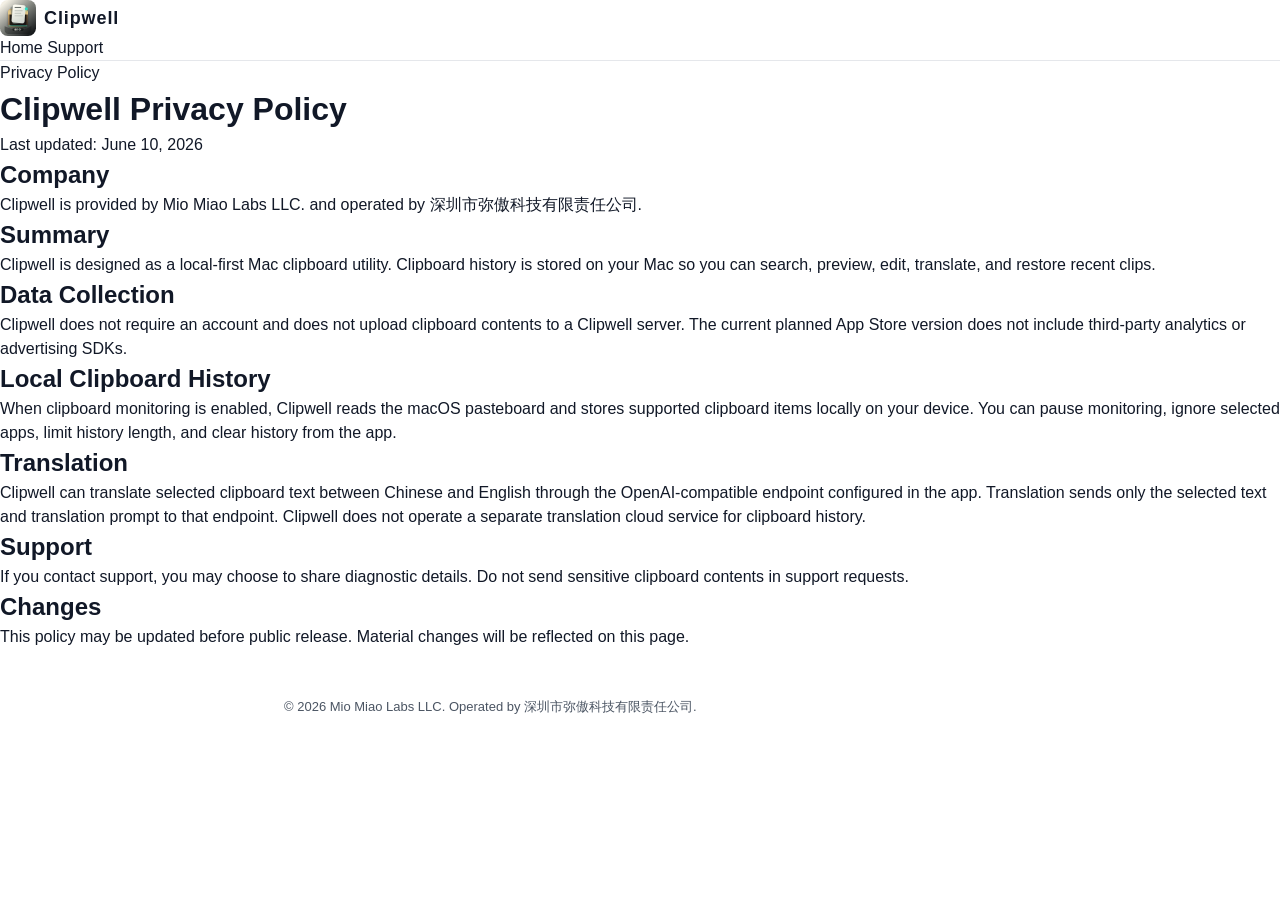
<file: marketing/clipwell/privacy.html>
<!doctype html>
<html lang="en">
  <head>
    <meta charset="utf-8">
    <meta name="viewport" content="width=device-width, initial-scale=1">
    <title>Clipwell Privacy Policy</title>
    <meta name="description" content="Clipwell privacy policy.">
    <link rel="icon" href="assets/icon.svg" type="image/svg+xml">
    <link rel="stylesheet" href="styles.css">
  </head>
  <body class="text-page">
    <header class="site-header">
      <a class="brand" href="index.html" aria-label="Clipwell home">
        <img src="assets/icon.svg" alt="" width="36" height="36">
        <span>Clipwell</span>
      </a>
      <nav aria-label="Primary navigation">
        <a href="index.html">Home</a>
        <a href="support.html">Support</a>
      </nav>
    </header>
    <main class="document">
      <p class="eyebrow">Privacy Policy</p>
      <h1>Clipwell Privacy Policy</h1>
      <p>Last updated: June 10, 2026</p>
      <h2>Company</h2>
      <p>Clipwell is provided by Mio Miao Labs LLC. and operated by 深圳市弥傲科技有限责任公司.</p>
      <h2>Summary</h2>
      <p>Clipwell is designed as a local-first Mac clipboard utility. Clipboard history is stored on your Mac so you can search, preview, edit, translate, and restore recent clips.</p>
      <h2>Data Collection</h2>
      <p>Clipwell does not require an account and does not upload clipboard contents to a Clipwell server. The current planned App Store version does not include third-party analytics or advertising SDKs.</p>
      <h2>Local Clipboard History</h2>
      <p>When clipboard monitoring is enabled, Clipwell reads the macOS pasteboard and stores supported clipboard items locally on your device. You can pause monitoring, ignore selected apps, limit history length, and clear history from the app.</p>
      <h2>Translation</h2>
      <p>Clipwell can translate selected clipboard text between Chinese and English through the OpenAI-compatible endpoint configured in the app. Translation sends only the selected text and translation prompt to that endpoint. Clipwell does not operate a separate translation cloud service for clipboard history.</p>
      <h2>Support</h2>
      <p>If you contact support, you may choose to share diagnostic details. Do not send sensitive clipboard contents in support requests.</p>
      <h2>Changes</h2>
      <p>This policy may be updated before public release. Material changes will be reflected on this page.</p>
    </main>
    <footer class="text-footer">© 2026 Mio Miao Labs LLC. Operated by 深圳市弥傲科技有限责任公司.</footer>
  </body>
</html>
</file>
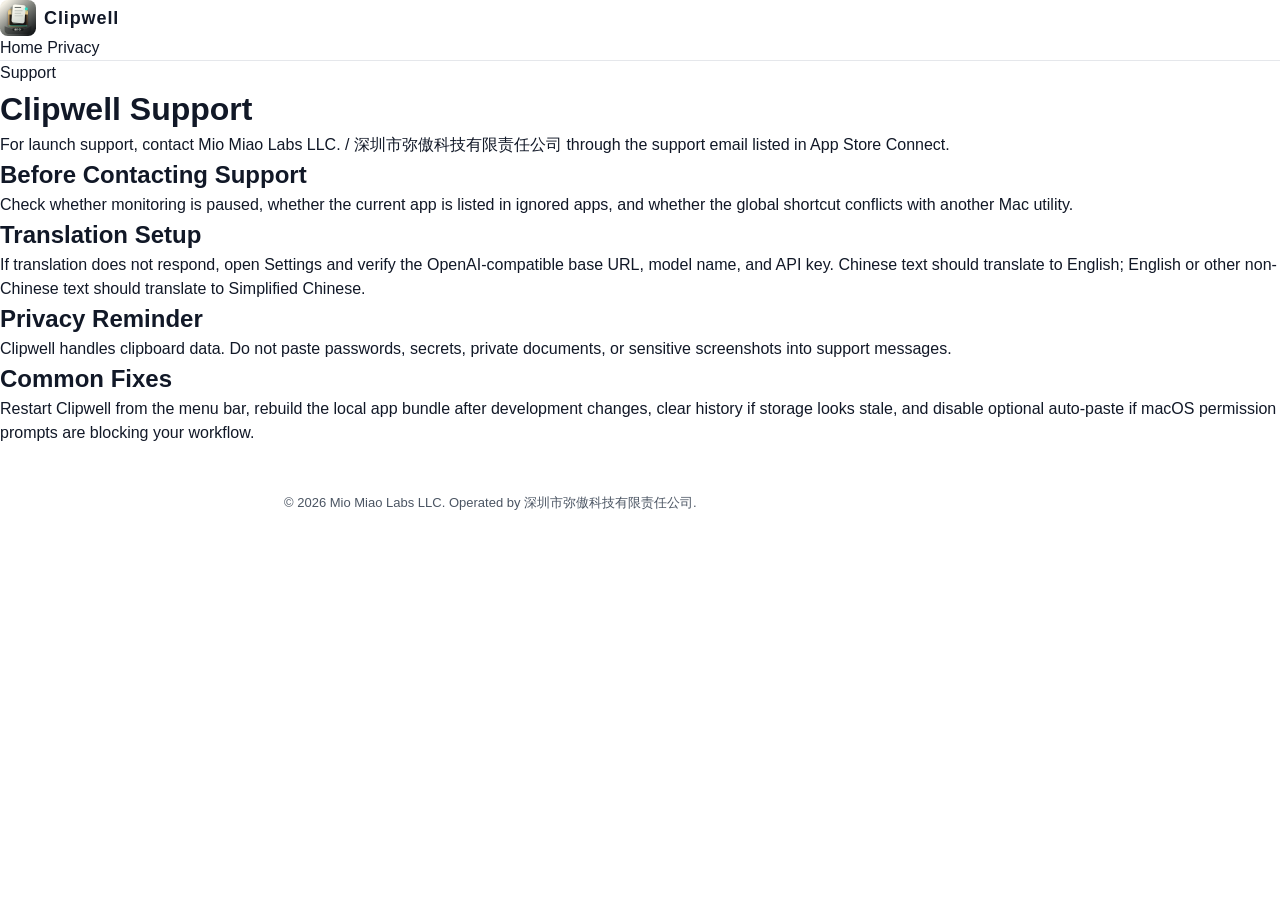
<file: marketing/clipwell/support.html>
<!doctype html>
<html lang="en">
  <head>
    <meta charset="utf-8">
    <meta name="viewport" content="width=device-width, initial-scale=1">
    <title>Clipwell Support</title>
    <meta name="description" content="Clipwell support page.">
    <link rel="icon" href="assets/icon.svg" type="image/svg+xml">
    <link rel="stylesheet" href="styles.css">
  </head>
  <body class="text-page">
    <header class="site-header">
      <a class="brand" href="index.html" aria-label="Clipwell home">
        <img src="assets/icon.svg" alt="" width="36" height="36">
        <span>Clipwell</span>
      </a>
      <nav aria-label="Primary navigation">
        <a href="index.html">Home</a>
        <a href="privacy.html">Privacy</a>
      </nav>
    </header>
    <main class="document">
      <p class="eyebrow">Support</p>
      <h1>Clipwell Support</h1>
      <p>For launch support, contact Mio Miao Labs LLC. / 深圳市弥傲科技有限责任公司 through the support email listed in App Store Connect.</p>
      <h2>Before Contacting Support</h2>
      <p>Check whether monitoring is paused, whether the current app is listed in ignored apps, and whether the global shortcut conflicts with another Mac utility.</p>
      <h2>Translation Setup</h2>
      <p>If translation does not respond, open Settings and verify the OpenAI-compatible base URL, model name, and API key. Chinese text should translate to English; English or other non-Chinese text should translate to Simplified Chinese.</p>
      <h2>Privacy Reminder</h2>
      <p>Clipwell handles clipboard data. Do not paste passwords, secrets, private documents, or sensitive screenshots into support messages.</p>
      <h2>Common Fixes</h2>
      <p>Restart Clipwell from the menu bar, rebuild the local app bundle after development changes, clear history if storage looks stale, and disable optional auto-paste if macOS permission prompts are blocking your workflow.</p>
    </main>
    <footer class="text-footer">© 2026 Mio Miao Labs LLC. Operated by 深圳市弥傲科技有限责任公司.</footer>
  </body>
</html>
</file>
<file: marketing/clipwell/styles.css>
:root {
  --bg-primary: #ffffff;
  --bg-subtle: #f8f9fa;
  --bg-element: #f3f4f6;
  
  --text-main: #111827;
  --text-body: #4b5563;
  --text-muted: #9ca3af;
  
  --brand-green: #208a4e;
  --brand-green-light: #e8f4ec;
  --brand-green-hover: #1b7341;
  
  --border-light: #e5e7eb;
  --border-subtle: rgba(0, 0, 0, 0.05);
  
  --shadow-sm: 0 1px 2px rgba(0, 0, 0, 0.04);
  --shadow-md: 0 4px 20px rgba(0, 0, 0, 0.03);
  --shadow-lg: 0 20px 40px rgba(0, 0, 0, 0.06);
  
  --radius-sm: 8px;
  --radius-md: 12px;
  --radius-lg: 16px;
  
  --font-sans: 'Inter', -apple-system, BlinkMacSystemFont, "Segoe UI", Roboto, sans-serif;
}

* { box-sizing: border-box; margin: 0; padding: 0; }

body {
  font-family: var(--font-sans);
  color: var(--text-main);
  background-color: var(--bg-primary);
  line-height: 1.5;
  -webkit-font-smoothing: antialiased;
}

a { text-decoration: none; color: inherit; }

/* Buttons */
.btn {
  display: inline-flex; align-items: center; justify-content: center;
  gap: 8px; padding: 8px 16px; border-radius: var(--radius-sm);
  font-weight: 600; font-size: 14px; transition: all 0.2s; border: 1px solid transparent; cursor: pointer;
}
.btn-primary { background: var(--brand-green); color: #fff; }
.btn-primary:hover { background: var(--brand-green-hover); }
.btn-secondary { background: #fff; color: var(--text-main); border-color: var(--border-light); }
.btn-secondary:hover { background: var(--bg-subtle); }
.btn-lg { padding: 12px 24px; font-size: 16px; }
.btn-icon { padding: 8px; background: transparent; border: 1px solid var(--border-light); color: var(--text-body); }

/* Typography */
.text-green { color: var(--brand-green); }
.text-center { text-align: center; }
.mt { margin-top: 24px; }

/* Header */
.site-header {
  position: sticky; top: 0; background: rgba(255,255,255,0.85);
  backdrop-filter: blur(12px); border-bottom: 1px solid var(--border-light); z-index: 100;
}
.nav-container {
  display: flex; align-items: center; justify-content: space-between;
  max-width: 1200px; margin: 0 auto; height: 64px; padding: 0 24px;
}
.brand { display: flex; align-items: center; gap: 8px; font-weight: 800; font-size: 18px; letter-spacing: 0.05em; }
.brand-icon { color: var(--brand-green); }
.nav-links { display: flex; gap: 32px; font-weight: 500; font-size: 14px; color: var(--text-body); }
.nav-links a:hover { color: var(--text-main); }
.nav-actions { display: flex; align-items: center; gap: 12px; }
.maker-link {
  display: inline-flex;
  align-items: center;
  gap: 8px;
  padding: 6px 10px;
  border: 1px solid var(--border-light);
  border-radius: 999px;
  color: var(--text-body);
  font-size: 12px;
  font-weight: 700;
}
.maker-link img {
  width: 22px;
  height: 22px;
  object-fit: contain;
}

/* Hero */
.hero {
  max-width: 1200px; margin: 80px auto; padding: 0 24px;
  display: grid; grid-template-columns: 1fr 1fr; gap: 64px; align-items: center;
}
.hero-badge {
  display: inline-flex; align-items: center; gap: 6px; padding: 4px 12px;
  background: var(--brand-green-light); color: var(--brand-green);
  border: 1px solid rgba(32,138,78,0.2); border-radius: 99px; font-size: 12px; font-weight: 600; margin-bottom: 24px;
}
.hero-title { font-size: 56px; font-weight: 800; line-height: 1.15; letter-spacing: -0.03em; margin-bottom: 24px; }
.hero-subtitle { font-size: 18px; color: var(--text-body); margin-bottom: 32px; max-width: 440px; }
.hero-feature-tags { display: flex; gap: 16px; margin-bottom: 40px; }
.feature-tag { display: flex; align-items: center; gap: 6px; padding: 6px 12px; border: 1px solid var(--border-light); border-radius: 99px; font-size: 13px; font-weight: 500; color: var(--text-body); }
.feature-tag svg { color: var(--brand-green); }
.hero-cta-group { display: flex; gap: 16px; margin-bottom: 16px; }
.sys-req { font-size: 12px; color: var(--text-muted); font-weight: 500; }

.hero-right { display: flex; justify-content: center; align-items: flex-start; }
.hero-image-wrapper {
  position: relative;
  width: 100%;
  max-width: 400px;
  border-radius: var(--radius-lg);
  box-shadow: var(--shadow-lg);
  border: 1px solid var(--border-subtle);
  background: white;
}
.hero-image {
  width: 100%;
  height: auto;
  display: block;
}

/* Bento Grid */
.bento-section { max-width: 1200px; margin: 100px auto; padding: 0 24px; }
.bento-grid {
  display: grid; grid-template-columns: repeat(3, 1fr); gap: 24px;
}
.bento-card {
  background: var(--bg-primary); border: 1px solid var(--border-light);
  border-radius: var(--radius-lg); padding: 32px; box-shadow: var(--shadow-sm);
  display: flex; flex-direction: column; transition: transform 0.2s, box-shadow 0.2s;
}
.bento-card:hover { transform: translateY(-2px); box-shadow: var(--shadow-md); }
.card-icon { width: 48px; height: 48px; background: var(--bg-subtle); color: var(--brand-green); border-radius: 12px; display: flex; align-items: center; justify-content: center; margin-bottom: 20px; border: 1px solid var(--border-light); }
.card-text h3 { font-size: 18px; font-weight: 700; margin-bottom: 8px; }
.card-text p { font-size: 14px; color: var(--text-body); margin-bottom: 24px; }
.card-graphic { flex: 1; display: flex; align-items: flex-end; justify-content: center; margin-top: 24px; }

/* Mini graphics inside bento */
.ui-element { flex-direction: column; align-items: stretch; justify-content: flex-end; gap: 12px; width: 100%; margin-top: auto; }
.ui-search { display: flex; align-items: center; gap: 8px; padding: 10px 12px; border: 1px solid var(--border-light); border-radius: 8px; font-size: 12px; color: var(--text-muted); background: #fff; box-shadow: var(--shadow-sm); }
.ui-search .arrow { margin-left: auto; }
.ui-doc-item { display: flex; align-items: center; gap: 10px; padding: 10px 12px; border: 1px solid var(--border-light); border-radius: 8px; box-shadow: var(--shadow-sm); background: #fff; }
.ui-doc-item strong { display: block; font-size: 13px; color: var(--text-main); }
.ui-doc-item span { font-size: 11px; color: var(--text-muted); }

.filter-tabs { display: flex; gap: 4px; width: 100%; justify-content: center; align-items: center; padding: 6px; border: 1px solid var(--border-light); border-radius: 99px; background: #fff; box-shadow: var(--shadow-sm); }
.filter-tabs span { font-size: 10px; font-weight: 600; padding: 4px 12px; border-radius: 99px; color: var(--text-muted); }
.filter-tabs span.active { background: var(--brand-green-light); color: var(--brand-green); }

.preview-item { display: flex; align-items: center; gap: 12px; padding: 12px; border: 1px solid var(--border-light); border-radius: 12px; width: 100%; box-shadow: var(--shadow-sm); background: #fff; }
.mock-thumb { width: 64px; height: 40px; background: #27272a; border-radius: 4px; }
.preview-item strong { display: block; font-size: 13px; margin-bottom: 4px; }
.preview-item span { font-size: 11px; color: var(--text-muted); }

.kbd-graphic { justify-content: center; align-items: flex-end; gap: 12px; width: 100%; }
.kbd-graphic kbd { padding: 8px 16px; background: #fff; border: 1px solid var(--border-light); border-bottom-width: 3px; border-radius: 8px; font-size: 16px; font-family: monospace; font-weight: 700; color: var(--text-main); box-shadow: var(--shadow-sm); }

.ignore-apps { flex-direction: column; align-items: stretch; justify-content: flex-end; gap: 12px; width: 100%; padding: 16px; border: 1px solid var(--border-light); border-radius: 12px; background: #fff; box-shadow: var(--shadow-sm); }
.app-row { display: flex; justify-content: space-between; align-items: center; font-size: 13px; font-weight: 500; }
.app-icon { width: 16px; height: 16px; border-radius: 4px; display: inline-block; margin-right: 6px; vertical-align: middle; }
.app-icon.blue { background: #007aff; }
.app-icon.black { background: #111; }
.toggle { width: 32px; height: 18px; background: var(--brand-green); border-radius: 99px; position: relative; }
.toggle::after { content: ''; position: absolute; right: 2px; top: 2px; width: 14px; height: 14px; background: #fff; border-radius: 50%; box-shadow: 0 1px 2px rgba(0,0,0,0.2); }

.pause-menu { flex-direction: column; align-items: stretch; justify-content: flex-end; width: 100%; border: 1px solid var(--border-light); border-radius: 12px; overflow: hidden; box-shadow: var(--shadow-sm); background: #fff; }
.menu-item { display: flex; align-items: center; gap: 10px; padding: 12px 16px; font-size: 13px; font-weight: 500; border-bottom: 1px solid var(--border-light); background: #fff; }
.menu-item:last-child { border-bottom: none; }
.menu-item.green { color: var(--brand-green); }
.badge-on { margin-left: auto; font-size: 11px; color: var(--brand-green); }

/* Local First */
.local-first-section { max-width: 1200px; margin: 100px auto; padding: 0 24px; }
.local-container { display: flex; align-items: center; gap: 64px; }
.local-graphic { flex: 1; display: flex; justify-content: center; align-items: center; position: relative; }
.diagram { display: flex; align-items: center; gap: 48px; position: relative; }
.sqlite-cylinder { position: relative; width: 160px; height: 140px; display: flex; flex-direction: column; align-items: center; justify-content: center; }
.layer { width: 160px; height: 48px; background: var(--brand-green); border-radius: 50%; position: absolute; border: 2px solid rgba(255,255,255,0.4); box-shadow: 0 10px 20px rgba(32,138,78,0.2); }
.layer.top { top: 10px; z-index: 3; display: flex; align-items: center; justify-content: center; background: #2db368; }
.layer.middle { top: 38px; z-index: 2; background: var(--brand-green); }
.layer.bottom { top: 66px; z-index: 1; background: var(--brand-green-hover); box-shadow: 0 20px 40px rgba(32,138,78,0.4); }
.sqlite-cylinder .label { position: absolute; bottom: 0; font-weight: 800; color: #fff; text-shadow: 0 0 12px rgba(255,255,255,0.8), 0 2px 4px rgba(0,0,0,0.3); z-index: 4; font-size: 18px; }

.connectors { display: flex; flex-direction: column; gap: 16px; position: relative; }
.connectors::before {
  content: ''; position: absolute; left: -24px; top: 10%; height: 80%; width: 24px;
  border-left: 2px dashed var(--border-light); border-top: 2px dashed var(--border-light); border-bottom: 2px dashed var(--border-light);
  border-radius: 12px 0 0 12px; z-index: -1;
}
.node { display: flex; align-items: center; gap: 12px; font-size: 13px; font-weight: 600; padding: 10px 20px; border: 1px dashed var(--border-light); border-radius: 99px; background: #fff; box-shadow: var(--shadow-sm); z-index: 2; }
.node svg { color: var(--text-muted); }

.local-text { flex: 1; }
.badge-tag { display: inline-flex; align-items: center; gap: 6px; padding: 4px 10px; color: var(--brand-green); font-size: 12px; font-weight: 600; margin-bottom: 16px; }
.local-text h2 { font-size: 36px; font-weight: 800; margin-bottom: 16px; }
.local-text .desc { font-size: 16px; color: var(--text-body); margin-bottom: 32px; }
.check-grid { display: grid; grid-template-columns: 1fr 1fr; gap: 24px; margin-bottom: 32px; }
.check-item { display: flex; gap: 12px; }
.check-item strong { display: block; font-size: 14px; margin-bottom: 4px; }
.check-item span { font-size: 12px; color: var(--text-muted); }
.bottom-lock-tag { display: inline-flex; align-items: center; gap: 8px; font-size: 13px; color: var(--brand-green); font-weight: 500; }

/* Pro Section */
.pro-section { background: var(--bg-subtle); padding: 80px 0; margin: 100px 0; border-top: 1px solid var(--border-light); border-bottom: 1px solid var(--border-light); }
.pro-container { max-width: 1200px; margin: 0 auto; padding: 0 24px; display: flex; gap: 64px; }
.pro-left { flex: 1; display: flex; flex-direction: column; align-items: flex-start; justify-content: center; }
.pro-badge { display: inline-flex; align-items: center; gap: 6px; padding: 4px 10px; background: #fff; border: 1px solid var(--border-light); border-radius: 99px; font-size: 12px; font-weight: 600; margin-bottom: 16px; box-shadow: var(--shadow-sm); }
.pro-left h2 { font-size: 36px; font-weight: 800; line-height: 1.2; margin-bottom: 16px; }
.pro-left p { font-size: 16px; color: var(--text-body); margin-bottom: 32px; }

.pro-right-grid { flex: 2; display: grid; grid-template-columns: 1fr 1fr; gap: 20px; }
.pro-card { background: #fff; padding: 24px; border-radius: 16px; border: 1px solid var(--border-light); box-shadow: var(--shadow-sm); display: flex; flex-direction: column; }
.icon-circle { width: 40px; height: 40px; background: var(--brand-green-light); color: var(--brand-green); border-radius: 50%; display: flex; align-items: center; justify-content: center; font-size: 11px; font-weight: 700; margin-bottom: 16px; }
.pro-card h3 { font-size: 16px; font-weight: 700; margin-bottom: 8px; }
.pro-card p { font-size: 13px; color: var(--text-body); margin-bottom: 24px; flex: 1; }
.demo-box { font-size: 12px; padding: 12px; background: var(--bg-subtle); border-radius: 8px; font-weight: 600; display: flex; justify-content: space-between; }
.demo-box.dashed { border: 1px dashed var(--brand-green); color: var(--brand-green); text-align: center; justify-content: center; }
.demo-box .val { font-family: monospace; }
.demo-row { display: flex; align-items: center; justify-content: space-between; font-size: 13px; }
.demo-row .box { padding: 6px 12px; border: 1px solid var(--border-light); border-radius: 6px; }
.demo-dict strong { display: block; font-size: 13px; margin-bottom: 4px; }
.demo-dict span { font-size: 11px; color: var(--text-muted); }

/* Workflow */
.workflow-section { max-width: 1000px; margin: 100px auto; padding: 0 24px; }
.workflow-section h2 { margin-bottom: 64px; }
.timeline { display: flex; align-items: flex-start; justify-content: space-between; position: relative; }
.step { flex: 1; display: flex; flex-direction: column; gap: 16px; position: relative; z-index: 2; }
.step-num { width: 24px; height: 24px; background: var(--brand-green); color: #fff; border-radius: 50%; display: flex; align-items: center; justify-content: center; font-size: 12px; font-weight: 700; }
.icon-sq { width: 48px; height: 48px; border: 1px solid var(--border-light); border-radius: 12px; display: flex; align-items: center; justify-content: center; background: #fff; box-shadow: var(--shadow-sm); }
.step .info strong { display: block; font-size: 15px; margin-bottom: 6px; }
.step .info span { font-size: 13px; color: var(--text-muted); display: block; max-width: 180px; }
.line { flex: 0.5; height: 1px; border-top: 2px dashed var(--border-light); margin-top: 12px; }

/* Bottom CTA */
.bottom-cta { max-width: 800px; margin: 100px auto; padding: 80px 24px; text-align: center; background: var(--bg-subtle); border-radius: 24px; border: 1px solid var(--border-light); }
.bottom-cta h2 { font-size: 32px; font-weight: 800; margin-bottom: 16px; line-height: 1.2; }
.bottom-cta p { font-size: 16px; color: var(--text-body); }
.bottom-cta .req { font-size: 13px; color: var(--text-muted); margin-top: 12px; }
.sec-text { display: flex; align-items: center; justify-content: center; gap: 6px; font-size: 12px; color: var(--text-muted); margin-top: 24px; }

/* Shared Sections */
.section-heading { max-width: 720px; margin: 0 auto 48px; text-align: center; }
.section-heading .badge-tag { margin-bottom: 12px; }
.section-heading h2 { font-size: 36px; font-weight: 800; line-height: 1.2; margin-bottom: 12px; }
.section-heading p { color: var(--text-body); font-size: 16px; }
.card-icon.small { width: 40px; height: 40px; margin-bottom: 18px; }

/* Security */
.security-section { max-width: 1200px; margin: 100px auto; padding: 0 24px; }
.security-grid { display: grid; grid-template-columns: 1.4fr 1fr 1fr; gap: 24px; }
.security-card {
  min-height: 230px; background: #fff; border: 1px solid var(--border-light);
  border-radius: var(--radius-lg); padding: 28px; box-shadow: var(--shadow-sm);
}
.security-card.primary { grid-row: span 2; display: flex; flex-direction: column; justify-content: space-between; }
.security-card h3 { font-size: 18px; font-weight: 700; margin-bottom: 10px; }
.security-card p { color: var(--text-body); font-size: 14px; }
.security-topline { display: inline-flex; align-items: center; gap: 8px; color: var(--brand-green); font-size: 13px; font-weight: 700; margin-bottom: 28px; }
.status-dot { width: 8px; height: 8px; border-radius: 50%; background: var(--brand-green); box-shadow: 0 0 0 6px var(--brand-green-light); }
.storage-stack { display: grid; gap: 12px; margin-top: 32px; }
.storage-stack div {
  display: flex; justify-content: space-between; align-items: center; padding: 14px 16px;
  background: var(--bg-subtle); border: 1px solid var(--border-light); border-radius: 10px;
}
.storage-stack strong { font-size: 14px; }
.storage-stack span { font-size: 12px; color: var(--text-muted); }

/* Maker */
.maker-section { max-width: 1200px; margin: 100px auto; padding: 0 24px; }
.maker-card {
  display: grid;
  grid-template-columns: minmax(0, 1fr) 280px;
  gap: 48px;
  align-items: center;
  overflow: hidden;
  border: 1px solid rgba(255,255,255,0.08);
  border-radius: var(--radius-lg);
  background:
    radial-gradient(560px 320px at 84% 20%, rgba(32,138,78,0.34), transparent 64%),
    linear-gradient(135deg, #101820 0%, #17241d 100%);
  padding: 48px;
  color: #fff;
}
.maker-copy h2 {
  max-width: 640px;
  margin: 14px 0;
  font-size: 34px;
  line-height: 1.16;
}
.maker-copy p {
  max-width: 620px;
  color: rgba(255,255,255,0.72);
  margin-bottom: 28px;
}
.maker-brand {
  min-height: 220px;
  display: flex;
  align-items: center;
  justify-content: center;
}
.maker-brand img {
  width: min(100%, 220px);
  height: auto;
  filter: drop-shadow(0 24px 56px rgba(0,0,0,0.32));
}

/* Pricing */
.pricing-section { background: var(--bg-subtle); padding: 80px 24px; margin: 100px 0; border-top: 1px solid var(--border-light); border-bottom: 1px solid var(--border-light); }
.pricing-grid { max-width: 900px; margin: 0 auto; display: grid; grid-template-columns: 1fr 1fr; gap: 24px; }
.price-card {
  background: #fff; border: 1px solid var(--border-light); border-radius: var(--radius-lg);
  padding: 32px; box-shadow: var(--shadow-sm);
}
.price-card.featured { border-color: rgba(32,138,78,0.35); box-shadow: 0 16px 36px rgba(32,138,78,0.08); }
.plan-label { display: inline-flex; padding: 4px 10px; border-radius: 99px; background: var(--brand-green-light); color: var(--brand-green); font-size: 12px; font-weight: 700; margin-bottom: 18px; }
.price-card h3 { font-size: 20px; font-weight: 800; margin-bottom: 8px; }
.price { font-size: 40px; font-weight: 800; margin-bottom: 8px; }
.price span { font-size: 14px; color: var(--text-muted); font-weight: 700; margin-left: 4px; }
.price-options { display: flex; flex-wrap: wrap; align-items: baseline; gap: 16px; margin-bottom: 8px; }
.price-options .price { margin-bottom: 0; }
.price.lifetime { font-size: 28px; }
.plan-desc { color: var(--text-body); font-size: 14px; margin-bottom: 24px; }
.price-card ul { list-style: none; display: grid; gap: 12px; }
.price-card li { position: relative; padding-left: 24px; font-size: 14px; color: var(--text-body); }
.price-card li::before { content: ''; position: absolute; left: 0; top: 7px; width: 10px; height: 10px; border-radius: 50%; background: var(--brand-green); }

/* FAQ */
.faq-section { max-width: 900px; margin: 100px auto; padding: 0 24px; }
.faq-list { display: grid; gap: 12px; }
.faq-list details {
  background: #fff; border: 1px solid var(--border-light); border-radius: 12px;
  padding: 0 20px; box-shadow: var(--shadow-sm);
}
.faq-list summary { cursor: pointer; list-style: none; padding: 20px 0; font-size: 15px; font-weight: 700; }
.faq-list summary::-webkit-details-marker { display: none; }
.faq-list summary::after { content: '+'; float: right; color: var(--brand-green); font-weight: 800; }
.faq-list details[open] summary::after { content: '-'; }
.faq-list p { color: var(--text-body); font-size: 14px; padding-bottom: 20px; max-width: 680px; }

/* Changelog */
.changelog-section { max-width: 900px; margin: 100px auto; padding: 0 24px; }
.release-list { border: 1px solid var(--border-light); border-radius: var(--radius-lg); overflow: hidden; box-shadow: var(--shadow-sm); background: #fff; }
.release-item { display: grid; grid-template-columns: 160px 1fr; gap: 24px; padding: 24px; border-bottom: 1px solid var(--border-light); }
.release-item:last-child { border-bottom: none; }
.release-item span { color: var(--brand-green); font-size: 13px; font-weight: 800; }
.release-item strong { display: block; font-size: 16px; margin-bottom: 6px; }
.release-item p { color: var(--text-body); font-size: 14px; }

/* Footer */
.site-footer {
  border-top: 1px solid var(--border-light);
  background: var(--bg-subtle);
  padding: 32px 24px;
}
.footer-inner,
.footer-bottom {
  max-width: 1200px;
  margin: 0 auto;
}
.footer-inner {
  display: flex;
  justify-content: space-between;
  gap: 24px;
  align-items: center;
}
.footer-brand {
  display: flex;
  gap: 12px;
  align-items: center;
}
.footer-brand img {
  width: 28px;
  height: 28px;
}
.footer-brand strong,
.footer-brand span {
  display: block;
}
.footer-brand span,
.footer-bottom {
  color: var(--text-body);
  font-size: 13px;
}
.footer-links {
  display: flex;
  gap: 18px;
  color: var(--text-body);
  font-size: 13px;
  font-weight: 700;
}
.footer-links a:hover { color: var(--text-main); }
.footer-bottom {
  display: flex;
  justify-content: space-between;
  gap: 16px;
  margin-top: 22px;
  padding-top: 20px;
  border-top: 1px solid var(--border-light);
}
.text-footer {
  max-width: 760px;
  margin: 48px auto 32px;
  padding: 0 24px;
  color: var(--text-body);
  font-size: 13px;
}

/* Responsive */
@media (max-width: 900px) {
  .hero, .local-container, .pro-container { grid-template-columns: 1fr; flex-direction: column; }
  .bento-grid { grid-template-columns: 1fr 1fr; }
  .pro-right-grid { grid-template-columns: 1fr; }
  .timeline { flex-direction: column; gap: 32px; }
  .line { display: none; }
  .security-grid, .pricing-grid { grid-template-columns: 1fr; }
  .security-card.primary { grid-row: auto; }
  .maker-card { grid-template-columns: 1fr; padding: 32px; }
  .footer-inner, .footer-bottom { align-items: flex-start; flex-direction: column; }
}
@media (max-width: 600px) {
  .nav-links { display: none; }
  .maker-link span { display: none; }
  .bento-grid { grid-template-columns: 1fr; }
  .hero-title { font-size: 40px; }
  .section-heading h2 { font-size: 28px; }
  .check-grid { grid-template-columns: 1fr; }
  .release-item { grid-template-columns: 1fr; gap: 8px; }
}
</file>
